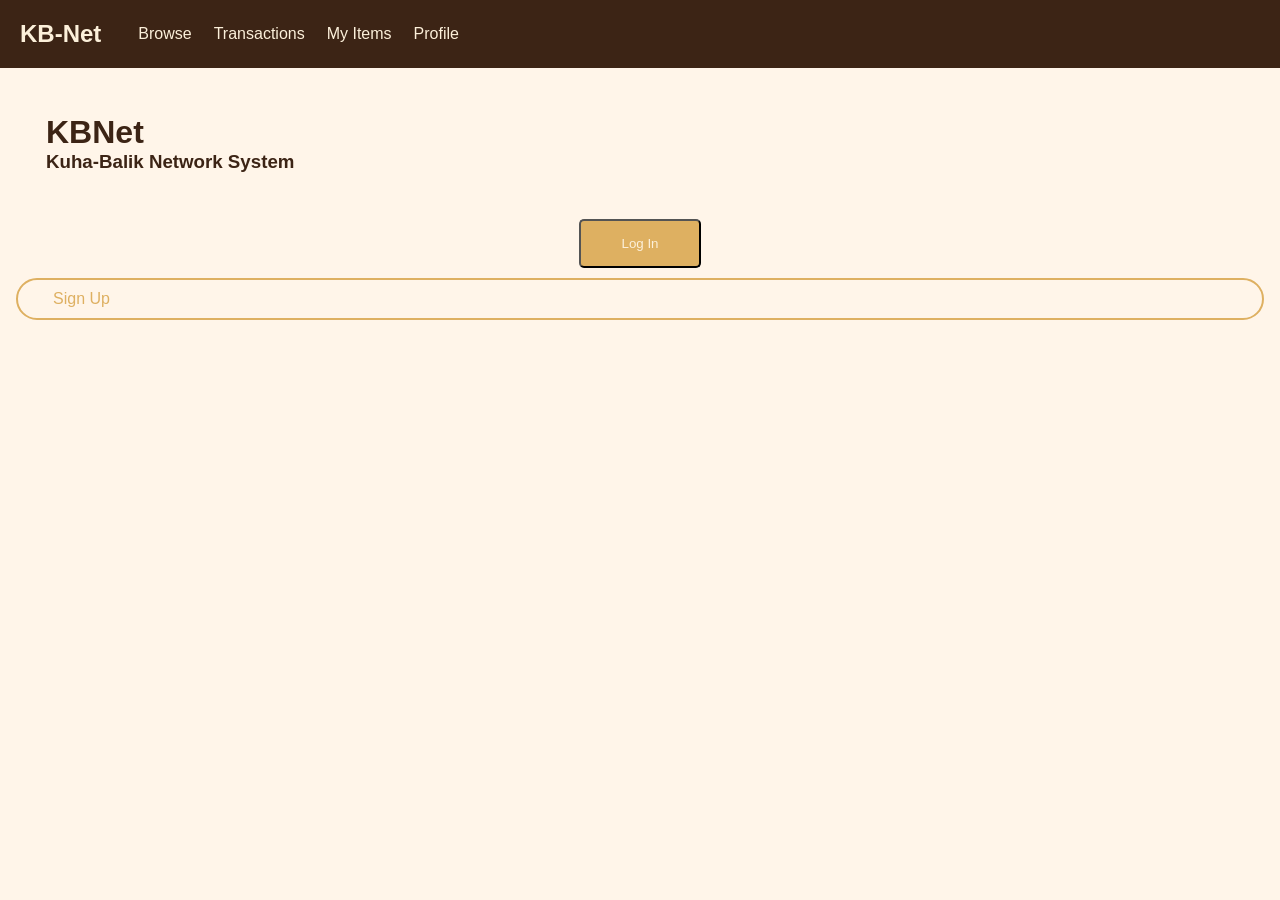
<file: index.html>
<!DOCTYPE html>
<html lang="en">
    <head>
        <meta charset="UTF-8">
        <meta name="viewport" content="width=device-width, initial-scale=1.0">
        
        <link rel="stylesheet" href="./stylings/main.css">
        
        <title>KB-net | Home</title>
    </head>
    <body>
        <header>
            
        </header>

        <main>
            <div id="welcome-texts">
                <h1>KBNet</h1>
                <h3>Kuha-Balik Network System</h3>
            </div>

            <div id="log-in-sign-up-div">
                <form>
                    <button type="submit">Log In</button>
                </form>
                <a id="a-sign-up">Sign Up</a>
            </div>
        </main>
        
        <script type="module" src="./scripts/main.js"></script>
    </body>
</html>
</file>
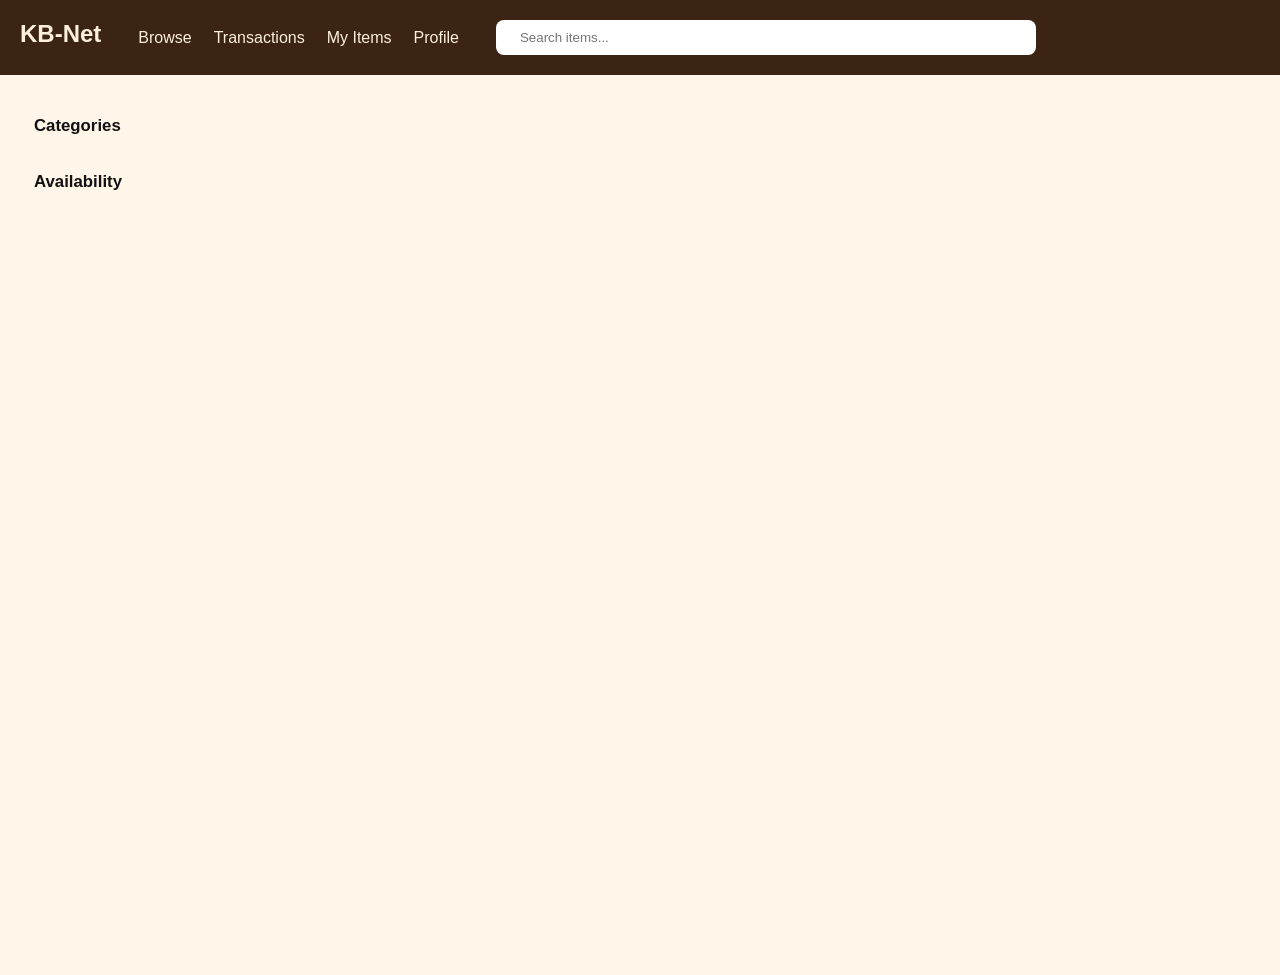
<file: pages/browse.html>
<!-- FILENAME: browse.html -->

<!DOCTYPE html>
<html lang="en">
    <head>
        <meta charset="UTF-8">
        <meta name="viewport" content="width=device-width, initial-scale=1.0">
        
        <link rel="stylesheet" href="../stylings/main.css">
        <link rel="stylesheet" href="../stylings/browse.css">
        <link rel="stylesheet" href="../stylings/modal.css">
        
        

        <title>KB-net | Browse</title>
    </head>
    <body>
        <header>

        </header>

        <main id="browse-layout">
            <aside id="filter-sidebar">
                <h3 class="filter-header">Categories</h3>
                <div id="filter-container" class="filter-containers">
                    <!-- filters injected by JS -->
                    
                </div>
                
                <h4 class="filter-header">Availability</h4>
                <div id="availability-filter-container" class="filter-containers">
                    <!-- filters injected by JS -->

                </div>
            </aside>

            <div id="item-grid">
                <!-- item grid injected by JS -->
            </div>
        </main>

        <div class = "modal-overlay hidden" id = "item-modal-overlay">
            <div class = "modal-card" id = "item-modal">
                <!-- modal content injected by JS -->
            </div>
        </div>
        
        <footer></footer>

        <script src="../scripts/main.js" type="module"></script>
    </body>
</html>
</file>
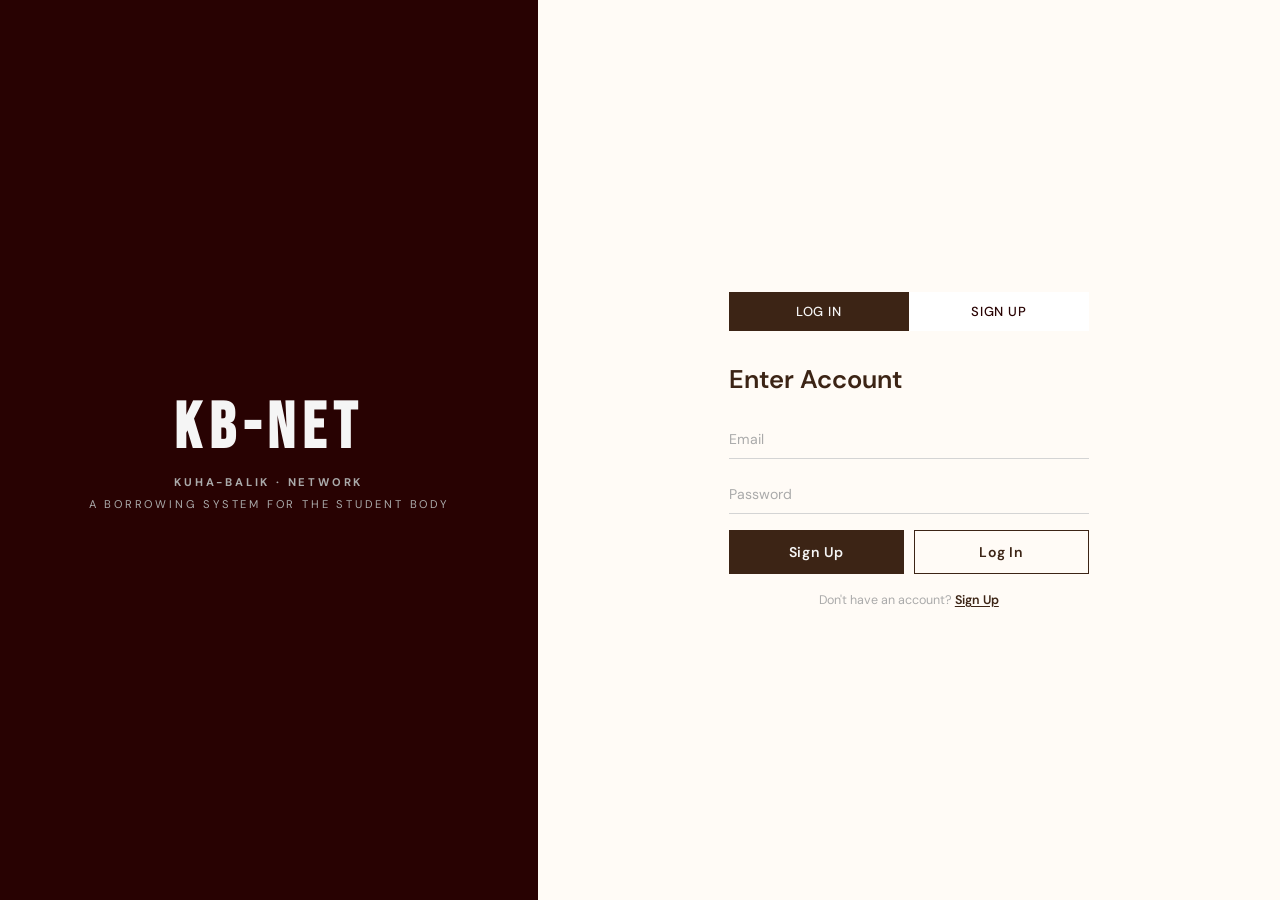
<file: pages/login_signup.html>
<!-- FILENAME: login_signup.html -->

<!DOCTYPE html>
<html lang="en">
<head>
  <meta charset="UTF-8" />
  <meta name="viewport" content="width=device-width, initial-scale=1.0"/>
  <title>KB-Net</title>
  <link href="https://fonts.googleapis.com/css2?family=Bebas+Neue&family=DM+Sans:ital,wght@0,300;0,400;0,500;0,600;1,300&display=swap" rel="stylesheet"/>
  <link rel="stylesheet" href="../stylings/login_signup.css" />
</head>
<body>

<div class="page">

  <!-- ── Brand Panel ── -->
  <div class="panel-brand">
    <div class="brand-logo">
      <h1>KB-Net</h1>
      <p><strong>Kuha-Balik · Network</strong></p>
      <p>A Borrowing System for the Student Body</p>
    </div>
    <div class="brand-deco" aria-hidden="true"></div>
  </div>

  <!-- ── Form Panel ── -->
  <div class="panel-form">

    <!-- Tab switcher -->
    <div class="tab-bar">
      <button class="tab active" id="tab-login">Log In</button>
      <button class="tab"        id="tab-signup">Sign Up</button>
      <div class="tab-indicator" id="tab-indicator"></div>
    </div>

    <!-- LOGIN FORM -->
    <div class="form-card" id="form-login">
      <h2>Enter Account</h2>

      <div class="field">
        <input type="email"    id="login-email"    placeholder="Email"    autocomplete="email" />
      </div>
      <div class="field">
        <input type="password" id="login-password" placeholder="Password" autocomplete="current-password" />
      </div>

      <p id="login-msg" class="form-msg" aria-live="polite"></p>

      <div class="btn-row">
        <button class="btn-signup" data-switch="signup">Sign Up</button>
        <button class="btn-login"  id="btn-login">Log In</button>
      </div>

      <p class="switch">Don't have an account? <button class="link-btn" data-switch="signup">Sign Up</button></p>
    </div>

    <!-- SIGNUP FORM -->
    <div class="form-card hidden" id="form-signup">
      <h2>Create an Account</h2>

      <div class="field-row">
        <div class="field"><input type="text"  id="signup-first"    placeholder="First Name" autocomplete="given-name" /></div>
        <div class="field"><input type="text"  id="signup-last"     placeholder="Last Name"  autocomplete="family-name" /></div>
      </div>

      <div class="field">
        <input type="text"     id="signup-sid"      placeholder="Student ID (e.g. 202412345)" />
      </div>
      <div class="field">
        <input type="email"    id="signup-email"    placeholder="Email"                   autocomplete="email" />
      </div>
      <div class="field">
        <input type="password" id="signup-password" placeholder="Enter Password" autocomplete="new-password" />
      </div>

      <p id="signup-msg" class="form-msg" aria-live="polite"></p>

      <button class="btn-primary" id="btn-signup">Sign Up</button>
      <p class="switch">Already have an account? <button class="link-btn" data-switch="login">Log In</button></p>
    </div>

  </div>
</div>

<script src="../scripts/login_signup.js"></script>
</body>
</html>
</file>
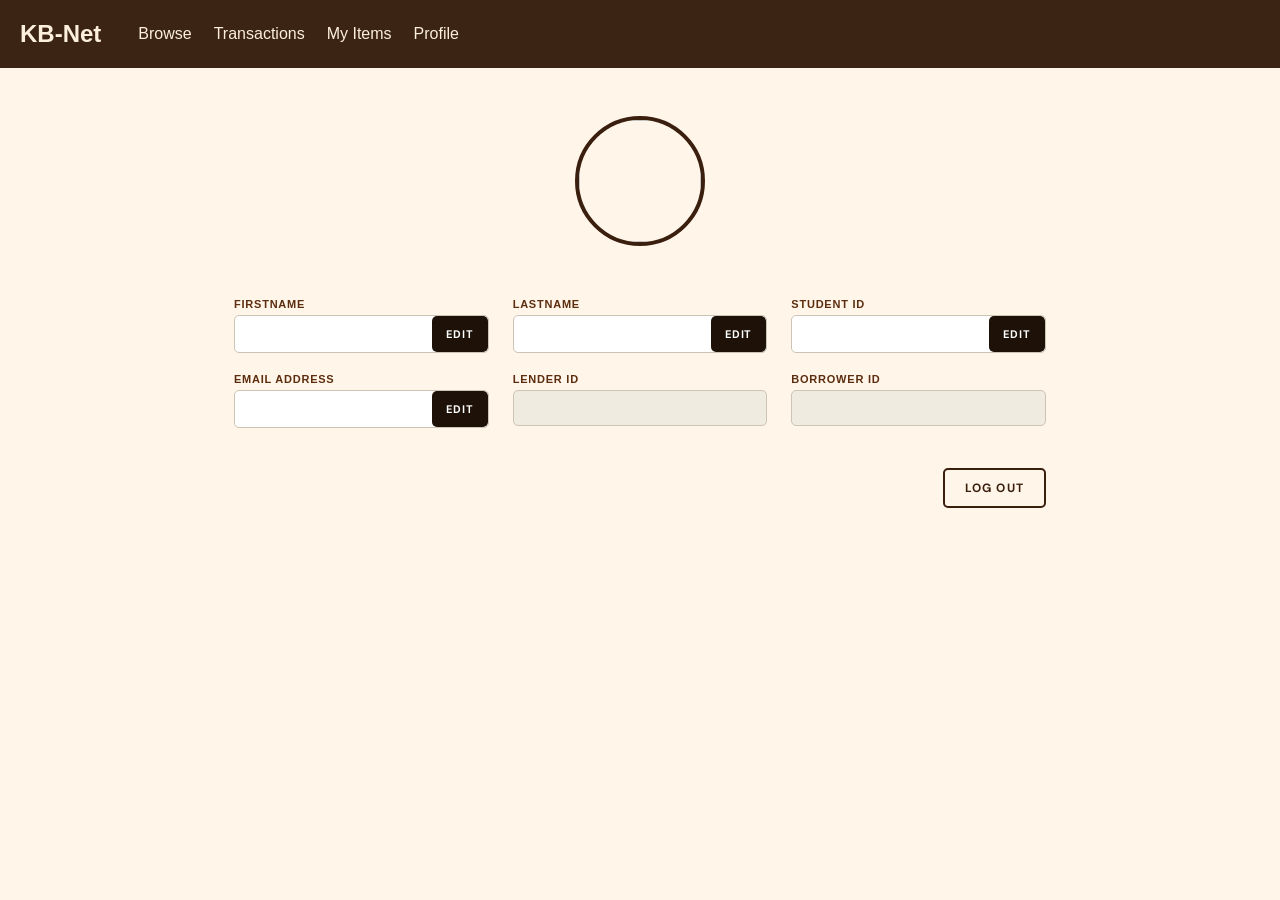
<file: pages/profile.html>
<!-- FILENAME: pages/profile.html -->

<!DOCTYPE html>
<html lang="en">
    <head>
        <meta charset="UTF-8">
        <meta name="viewport" content="width=device-width, initial-scale=1.0">

        <link rel="stylesheet" href="../stylings/main.css">
        <link rel="stylesheet" href="../stylings/profile.css">

        <title>KB-Net | Profile</title>
    </head>
    <body>
        <header id="profile-header">
        </header>

        <!-- Main profile content -->
        <main id="profile-main">

            <!-- Profile Photo -->
            <div class="profile-photo-wrapper">
                <div class="profile-photo-container">
                    <img id="profile-photo" class="profile-photo">
                </div>
            </div>

            <!-- Fields Grid -->
            <div class="profile-fields-grid">

                <!-- Row 1 -->
                <div class="field-group">
                    <label for="firstname-input">FirstName</label>
                    <div class="editable-field">
                        <input type="text" id="firstname-input" class="editable-input" value="" disabled>
                        <button class="edit-btn" data-field="firstname">EDIT</button>
                    </div>
                </div>

                <div class="field-group">
                    <label for="lastname-input">LastName</label>
                    <div class="editable-field">
                        <input type="text" id="lastname-input" class="editable-input" value="" disabled>
                        <button class="edit-btn" data-field="lastname">EDIT</button>
                    </div>
                </div>

                <div class="field-group">
                    <label for="studentid-input">Student ID</label>
                    <div class="editable-field">
                        <input type="text" id="studentid-input" class="editable-input" value="" disabled>
                        <button class="edit-btn" data-field="studentid">EDIT</button>
                    </div>
                </div>

                <!-- Row 2 -->
                <div class="field-group">
                    <label for="email-input">Email Address</label>
                    <div class="editable-field">
                        <input type="email" id="email-input" class="editable-input" value="" disabled>
                        <button class="edit-btn" data-field="email">EDIT</button>
                    </div>
                </div>

                <div class="field-group">
                    <label for="lenderid-display">Lender ID</label>
                    <div class="editable-field readonly-field">
                        <input type="text" id="lenderid-display" class="editable-input" value="" disabled readonly>
                    </div>
                </div>

                <div class="field-group">
                    <label for="borrowerid-display">Borrower ID</label>
                    <div class="editable-field readonly-field">
                        <input type="text" id="borrowerid-display" class="editable-input" value="" disabled readonly>
                    </div>
                </div>

            </div>

            <!-- Save / Cancel (hidden until editing) -->
            <div class="profile-action-row">
                <button id="save-changes-btn" class="save-btn" style="display: none;">Save Changes</button>
                <button id="cancel-changes-btn" class="cancel-btn" style="display: none;">Cancel</button>
                <button id="logout-btn" class="logout-btn">LOG OUT</button>
            </div>

        </main>

        <footer></footer>

        <script src="../scripts/main.js" type="module"></script>
    </body>
</html>
</file>
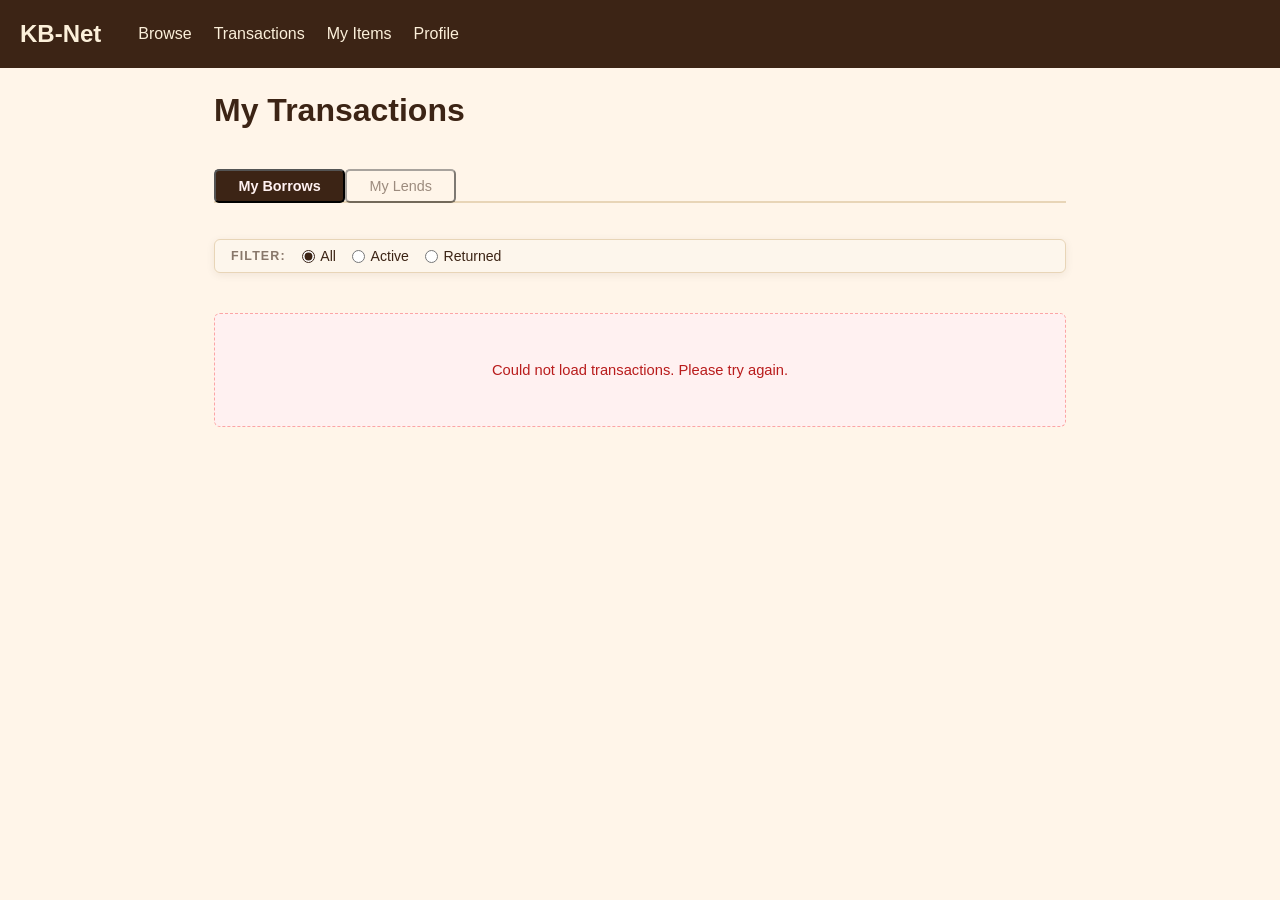
<file: pages/transaction.html>
<!DOCTYPE html>
<html lang="en">
<head>
    <meta charset="UTF-8">
    <meta name="viewport" content="width=device-width, initial-scale=1.0">

    <link rel="stylesheet" href="../stylings/main.css">
    <link rel="stylesheet" href="../stylings/transaction.css">

    <title>KB-net | Transactions</title>
</head>
<body>
    <header></header>

    <main class="tx-page">
        <!-- PAGE HEADER -->
        <div class="tx-page-header">
            <h1>My Transactions</h1>
        </div>
    
        <div class="tx-tabs">
            <button class="tx-tab active" id="tab-borrow">
                My Borrows
            </button>
            <button class="tx-tab" id="tab-lend">
                My Lends
            </button>
        </div>

        <!-- FILTER BAR FOR BORROWER VIEW -->
        <div class="tx-filter-bar" id="tx-filter-bar">
            <span class="tx-filter-label">Filter:</span>
            
            <label class="tx-filter-option">
                <input type="radio" name="tx-filter" value="" checked>
                All
            </label>

            <label class="tx-filter-option">
                <input type="radio" name="tx-filter" value="active">
                Active
            </label>

            <label class="tx-filter-option">
                <input type="radio" name="tx-filter" value="returned">
                Returned
            </label>
        </div>

        <!-- TX CARD CONTAINER -->
        <div class="tx-container" id="transaction-container"></div>
    </main>

    <script type="module" src="../scripts/main.js"></script>
</body>
</html>
</file>
<file: stylings/main.css>
@import "./variables.css";
@import "./nav-bar.css";




*, html, body {
    margin: 0;
    padding: 0;
    box-sizing: border-box;
    font-family: "Inter", sans-serif;
}

body {
    background: var(--COLOR-BACKGROUND);
    display: flex;
    flex-direction: column;
    min-width: 100vh;
}


/* mobile layout */
main {
    display: flex;
    flex-direction: column;
    width: 100%;
    padding: 16px;
    gap: 16px;
}

main h1, main h3, main h4, main p, main a {
    color: var(--COLOR-TEXT);
    font-family: 'DM Sans', sans-serif;

}

#welcome-texts {
    padding: 30px;
}

#log-in-sign-up-div {
    display: flex;
    flex-direction: column;
    gap: 10px;
}

#log-in-sign-up-div form {
    display: flex;
    justify-content: center;
    width: 100%;
}

button {
    background-color: var(--COLOR-ACCENT);
    color: var(--COLOR-TEXT-NAVBAR);
    padding: 15px 40px;
    border-radius: 5px;
    transition: 0.25s ease;
}


button:hover {
    cursor: pointer;
    color: var(--COLOR-TEXT);
    transform: scale(1.1);
}

#a-sign-up {
    color: var(--COLOR-ACCENT);
    padding: 10px 35px;
    border: 2px solid var(--COLOR-ACCENT);
    border-radius: 40px;
}

.hidden {
    display: none;
}
</file>
<file: stylings/browse.css>
/* FILENAME: stylings/browse.css */

@import "./variables.css";
@import "./item-grid.css";
@import "./sidebar.css";

/* ── Layout ── */
#browse-layout {
    display: flex;
    flex-direction: row;
    align-items: flex-start;
    width: 100%;
    min-height: 100vh;
    box-sizing: border-box;
}

#item-grid {
    padding: 20px;
}

/* ── Desktop layout ── */
@media (min-width: 768px) {
    #browse-layout {
        display: grid;
        grid-template-columns: 200px 1fr;
        align-items: start;
        gap: 16px;
        padding: 16px 24px;
    }
}
</file>
<file: stylings/modal.css>
/* FILENAME: modal.css */

@import "./variables.css";

/* Overlay — full screen backdrop */
.modal-overlay {
    position: fixed;
    inset: 0;
    background: rgba(60, 36, 21, 0.55);
    z-index: 100;
    display: flex;
    align-items: center;
    justify-content: center;
    padding: 1rem;
    box-sizing: border-box;
}

.modal-overlay.hidden {
    display: none;
}

/* Modal card */
.modal-card {
    background: var(--COLOR-BACKGROUND);
    border: 2px solid var(--COLOR-TEXT);
    width: 100%;
    max-width: 560px;
    max-height: 90vh;
    overflow-y: auto;
    padding: 1.5rem;
    box-sizing: border-box;
    position: relative;
    display: grid;
    grid-template-columns: 160px 1fr;
    gap: 1.25rem;
}

/* Close button */
.modal-close-btn {
    position: absolute;
    top: 0.75rem;
    right: 0.75rem;
    background: none;
    border: none;
    font-size: 1rem;
    cursor: pointer;
    color: var(--COLOR-TEXT);
    opacity: 0.5;
    transition: opacity 0.15s;
    line-height: 1;
}

.modal-close-btn:hover {
    opacity: 1;
}

/* Image */
.modal-image-wrap {
    width: 160px;
    height: 160px;
    border: 1px solid var(--COLOR-TEXT);
    overflow: hidden;
    background: wheat;
}

.modal-image-wrap img {
    width: 100%;
    height: 100%;
    object-fit: cover;
}

/* Info section */
.modal-info {
    display: flex;
    flex-direction: column;
    gap: 0.3rem;
}

.modal-category {
    font-size: 0.75rem;
    text-transform: uppercase;
    letter-spacing: 0.06em;
    opacity: 0.5;
    margin: 0;
}

.modal-info h2 {
    font-size: 1.1rem;
    font-weight: 700;
    margin: 0;
    color: var(--COLOR-TEXT);
}

.modal-description {
    font-size: 0.85rem;
    opacity: 0.7;
    margin: 0;
    color: var(--COLOR-TEXT);
}

.modal-lender {
    font-size: 0.82rem;
    opacity: 0.55;
    margin: 0;
    color: var(--COLOR-TEXT);
}

.modal-price {
    font-size: 0.95rem;
    font-weight: 600;
    color: var(--COLOR-ACCENT);
    margin: 0.25rem 0;
}

/* Form */
.modal-form {
    display: flex;
    flex-direction: column;
    gap: 0.5rem;
    margin-top: 0.5rem;
}

.modal-label {
    display: flex;
    flex-direction: column;
    gap: 0.2rem;
    font-size: 0.8rem;
    font-weight: 600;
    text-transform: uppercase;
    letter-spacing: 0.04em;
    color: var(--COLOR-TEXT);
}

.modal-form input[type="datetime-local"] {
    font-family: inherit;
    font-size: 0.88rem;
    padding: 0.4rem 0.6rem;
    border: 2px solid var(--COLOR-TEXT);
    background: var(--COLOR-BACKGROUND);
    color: var(--COLOR-TEXT);
    box-sizing: border-box;
    width: 100%;
}

.modal-form input:focus {
    outline: none;
    border-color: var(--COLOR-ACCENT);
}

.modal-total {
    font-size: 0.9rem;
    color: var(--COLOR-TEXT);
    margin: 0.25rem 0 0;
}

/* Confirm button */
.modal-confirm-btn {
    padding: 0.5rem 1.25rem;
    font-family: inherit;
    font-size: 0.9rem;
    font-weight: 700;
    background: var(--COLOR-BACKGROUND-NAVBAR);
    color: var(--COLOR-TEXT-NAVBAR);
    border: 2px solid var(--COLOR-TEXT);
    cursor: pointer;
    text-transform: uppercase;
    letter-spacing: 0.05em;
    align-self: flex-start;
    transition: background 0.15s, transform 0.1s;
}

.modal-confirm-btn:hover {
    background: var(--COLOR-ACCENT);
    color: #fff;
}

.modal-confirm-btn:active {
    transform: scale(0.97);
}

.modal-confirm-btn:disabled {
    opacity: 0.5;
    cursor: not-allowed;
    transform: none;
}

/* Disabled borrow button on item cards */
.borrow-btn:disabled {
    opacity: 0.4;
    cursor: not-allowed;
    background: #ccc;
    border-color: #aaa;
    color: #666;
}

/* Error, loading states */
.modal-error {
    font-size: 0.85rem;
    color: #b91c1c;
    margin: 0;
}

.modal-error.hidden {
    display: none;
}

.modal-loading {
    text-align: center;
    padding: 2rem;
    opacity: 0.5;
    grid-column: 1 / -1;
}

/* Responsive */
@media (max-width: 520px) {
    .modal-card {
        grid-template-columns: 1fr;
    }

    .modal-image-wrap {
        width: 100%;
        height: 180px;
    }
}
</file>
<file: stylings/login_signup.css>
/* KB-Net | styles.css */

* { box-sizing: border-box; margin: 0; padding: 0; }

body {
  font-family: 'DM Sans', sans-serif;
  background: #fafafa;
  color: #3c2415;
  height: 100vh;
  display: flex;
}

/* Layout */
.page { display: flex; height: 100vh; width: 100%; }

/* Brand Panel */
.panel-brand {
  width: 42%;
  background: #280202;
  display: flex;
  align-items: center;
  justify-content: center;
  flex-shrink: 0;
}

.brand-logo { text-align: center; }

.brand-logo h1 {
  font-family: 'Bebas Neue', sans-serif;
  font-size: 4rem;
  color: #f5f5f5;
  letter-spacing: 0.12em;
}

.brand-logo p {
  font-size: 0.7rem;
  color: #aaa;
  letter-spacing: 0.25em;
  text-transform: uppercase;
  margin-top: 8px;
}

/* Form Panel */
.panel-form {
  flex: 1;
  display: flex;
  flex-direction: column;
  align-items: center;
  justify-content: center;
  padding: 48px;
  overflow-y: auto;
  background: #fffbf6;
}

/* Tab Bar */
.tab-bar {
  position: relative;
  display: flex;
  width: 100%;
  max-width: 360px;
  background: #ffffff;
  margin-bottom: 32px;
  overflow: hidden;
}

.tab {
  flex: 1;
  padding: 11px 0;
  background: transparent;
  border: none;
  font-family: 'DM Sans', sans-serif;
  font-size: 0.82rem;
  font-weight: 500;
  letter-spacing: 0.06em;
  text-transform: uppercase;
  color: #280202;
  cursor: pointer;
  position: relative;
  z-index: 1;
  transition: color 0.2s;
}

.tab.active { color: #f5f5f5; }

.tab-indicator {
  position: absolute;
  top: 0; left: 0;
  width: 50%; height: 100%;
  background: #3c2415;
  transition: transform 0.25s ease;
  z-index: 0;
}

/* Form */
.form-card { width: 100%; max-width: 360px; }
.form-card.hidden { display: none; }

.form-card h2 {
  font-size: 1.6rem;
  font-weight: 600;
  margin-bottom: 24px;
}

.field { margin-bottom: 16px; }

.field-row { display: flex; gap: 12px; margin-bottom: 16px; }
.field-row .field { flex: 1; margin-bottom: 0; }

.field input {
  width: 100%;
  padding: 10px 0;
  border: none;
  border-bottom: 1.5px solid #d4d4d4;
  background: transparent;
  font-family: 'DM Sans', sans-serif;
  font-size: 0.88rem;
  outline: none;
  transition: border-color 0.2s;
}

.field input::placeholder { color: #aaa; }
.field input:focus { border-bottom-color: #0a0a0a; }

.forgot {
  display: block;
  text-align: right;
  font-size: 0.73rem;
  color: #aaa;
  text-decoration: none;
  margin-bottom: 20px;
}
.forgot:hover { color: #3c2415; }

.btn-row { display: flex; gap: 10px; margin-top: 4px; }

.btn-signup, .btn-login, .btn-primary {
  flex: 1;
  padding: 12px;
  font-family: 'DM Sans', sans-serif;
  font-size: 0.88rem;
  font-weight: 600;
  letter-spacing: 0.04em;
  cursor: pointer;
  border: 1.5px solid #3c2415;
  transition: background 0.2s, color 0.2s;
}

.btn-signup, .btn-primary {
  background: #3c2415;
  color: #f5f5f5;
}
.btn-signup:hover, .btn-primary:hover { background: #3c2415; border-color: #3c2415; }

.btn-login {
  background: transparent;
  color: #3c2415;
}
.btn-login:hover { background: #3c2415; color: #f5f5f5; }

.btn-primary { width: 100%; border: none; flex: unset; }

.switch {
  margin-top: 18px;
  font-size: 0.78rem;
  color: #aaa;
  text-align: center;
}

.link-btn {
  background: none;
  border: none;
  padding: 0;
  font-family: 'DM Sans', sans-serif;
  font-size: inherit;
  font-weight: 600;
  color: #3c2415;
  cursor: pointer;
  text-decoration: underline;
  text-underline-offset: 2px;
}

.link-btn:hover { color: #555; }

@media (max-width: 640px) {
  .panel-brand { display: none; }
  .panel-form { padding: 32px 24px; }
}
</file>
<file: stylings/profile.css>
/* FILENAME: stylings/profile.css */

@import url('https://fonts.googleapis.com/css2?family=DM+Sans:wght@400;600;700&display=swap');

body {
    background: #fff5e9;
    font-family: 'DM Sans', sans-serif;
    color: #1e1208;
    margin: 0;
}

/* ── Main ── */
#profile-main {
    max-width: 860px;
    margin: 48px auto 80px;
    padding: 0 24px;
}

/* ── Profile photo ── */
.profile-photo-wrapper {
    display: flex;
    justify-content: center;
    margin-bottom: 36px;
}

.profile-photo-container {
    position: relative;
    display: inline-block;
}

.profile-photo {
    width: 130px;
    height: 130px;
    border-radius: 50%;
    object-fit: cover;
    border: 4px solid #3b1f0e;
    display: block;
}

.upload-photo-btn {
    position: absolute;
    bottom: 4px;
    margin-left: 120px;
    height: 10;
    border-radius: 0%;
    background: #1e1208;
    color: #fff;
    font-size: 10px;
    cursor: pointer;
    display: flex;
    align-items: center;
    justify-content: center;
    border: none;
    padding: 0 14px;
    font-family: 'DM Sans', sans-serif;
    font-size: 15px;
    font-weight: 700;
    min-height: 10px;
}

/* ── Fields grid ── */
.profile-fields-grid {
    display: grid;
    grid-template-columns: repeat(3, 1fr);
    gap: 20px 24px;
}

/* ── Field group ── */
.field-group {
    display: flex;
    flex-direction: column;
    gap: 5px;
}

.field-group label {
    font-size: 11px;
    font-weight: 700;
    text-transform: uppercase;
    letter-spacing: 0.07em;
    color: #5c2d0e;
}

/* ── Editable field row ── */
.editable-field {
    display: flex;
    align-items: center;
    border: 1.5px solid #ccc4b4;
    border-radius: 5px;
    background: #fff;
    overflow: hidden;
}

.editable-field.readonly-field {
    background: #f0ebe0;
}

/* ── Input ── */
.editable-input {
    flex: 1;
    border: none;
    outline: none;
    padding: 8px 10px;
    font-family: 'DM Sans', sans-serif;
    font-size: 14px;
    font-weight: 500;
    color: #1e1208;
    background: transparent;
    /* Fix: browsers dim disabled inputs — force full visibility */
    opacity: 1;
    -webkit-text-fill-color: #1e1208;
}

.editable-input:disabled {
    cursor: default;
    color: #1e1208;
    -webkit-text-fill-color: #1e1208;
    opacity: 1;
}

.editable-input[readonly]:disabled {
    color: #8a7060;
    -webkit-text-fill-color: #8a7060;
    opacity: 1;
    font-style: italic;
}

.editable-input:not(:disabled) {
    color: #3b1f0e;
    -webkit-text-fill-color: #3b1f0e;
}

/* ── Edit button ── */
.edit-btn {
    background: #1e1208;
    color: #fff;
    border: none;
    padding: 0 14px;
    height: 100%;
    font-family: 'DM Sans', sans-serif;
    font-size: 11px;
    font-weight: 700;
    letter-spacing: 0.08em;
    text-transform: uppercase;
    cursor: pointer;
    min-height: 36px;
}

.edit-btn:hover {
    background: #3b1f0e;
}

/* ── Action row ── */
.profile-action-row {
    display: flex;
    align-items: center;
    justify-content: flex-end;
    gap: 10px;
    margin-top: 24px;
}

.save-btn {
    background: #3b1f0e;
    color: #fff;
    border: none;
    padding: 10px 24px;
    font-family: 'DM Sans', sans-serif;
    font-size: 13px;
    font-weight: 600;
    border-radius: 5px;
    cursor: pointer;
}

.save-btn:hover { background: #5c2d0e; }
.save-btn:disabled { opacity: 0.5; cursor: not-allowed; }

.cancel-btn {
    background: transparent;
    color: #5c2d0e;
    border: 1.5px solid #ccc4b4;
    padding: 10px 20px;
    font-family: 'DM Sans', sans-serif;
    font-size: 13px;
    border-radius: 5px;
    cursor: pointer;
}

.cancel-btn:hover { border-color: #5c2d0e; }

.logout-btn {
    background: transparent;
    color: #3b1f0e;
    border: 2px solid #3b1f0e;
    padding: 10px 20px;
    font-family: 'DM Sans', sans-serif;
    font-size: 12px;
    font-weight: 700;
    letter-spacing: 0.1em;
    text-transform: uppercase;
    border-radius: 5px;
    cursor: pointer;
    margin-left: auto;
}

.logout-btn:hover {
    background: #3b1f0e;
    color: #fff;
}

.profile-action-row:has(.save-btn[style*="inline"]) .logout-btn {
    margin-left: 0;
}

/* ── Responsive ── */
@media (max-width: 720px) {
    .profile-fields-grid { grid-template-columns: 1fr 1fr; }
}

@media (max-width: 480px) {
    #profile-main { margin-top: 24px; padding: 0 16px; }
    .profile-fields-grid { grid-template-columns: 1fr; }
    .logout-btn { margin-left: 0; width: 100%; text-align: center; }
    .profile-action-row { flex-wrap: wrap; }
}
</file>
<file: stylings/transaction.css>
/* FILENAME: transaction.css */

@import "./variables.css";

/* ── Page Layout ── */
.tx-page {
    max-width: 900px;
    margin: 0 auto;
    padding: 24px;
    box-sizing: border-box;
    font-family: inherit;
    color: var(--COLOR-TEXT);
}

.tx-page-header {
    margin-bottom: 1.5rem;
}

.tx-page-sub {
    font-size: 0.9rem;
    color: var(--COLOR-TEXT);
    opacity: 0.6;
    margin: 0;
}

/* ── Tabs ── */
.tx-tabs {
    display: flex;
    gap: 0;
    margin-bottom: 1.25rem;
    border-bottom: 2px solid #e8d5b7;
}

.tx-tab {
    padding: 0.45rem 1.4rem;
    font-size: 0.9rem;
    font-weight: 500;
    background: transparent;
    cursor: pointer;
    color: var(--COLOR-TEXT);
    opacity: 0.5;
    margin-bottom: -2px;
    transition: opacity 0.2s;
}

.tx-tab:hover {
    opacity: 0.85;
}

.tx-tab-active,
.tx-tab.active {
    opacity: 1;
    font-weight: 700;
    background-color: #3c2415;
    color:#fff1f1;
}

/* ── Filter Bar ── */
.tx-filter-bar {
    display: flex;
    align-items: center;
    gap: 1rem;
    margin-bottom: 1.5rem;
    padding: 8px 16px;
    background: #fdf6ec;
    border: 1px solid #e8d5b7;
    border-radius: 6px;
    box-shadow: 0px 2px 8px rgba(60, 36, 21, 0.08);
    box-sizing: border-box;
    font-size: 0.9rem;
}

.hidden {
    display: none;
}

.tx-filter-label {
    font-weight: 700;
    font-size: 0.78rem;
    text-transform: uppercase;
    letter-spacing: 0.07rem;
    color: #3c2415;
    opacity: 0.6;
}

.tx-filter-option {
    display: flex;
    align-items: center;
    gap: 0.35rem;
    font-size: 0.88rem;
    cursor: pointer;
    color: var(--COLOR-TEXT);
}

.tx-filter-option input[type="radio"] {
    accent-color: #3c2415;
    cursor: pointer;
}

/* ── Card Container ── */
.tx-container {
    display: flex;
    flex-direction: column;
    gap: 1rem;
}

/* ── Transaction Card ── */
.transaction-card {
    display: flex;          /* flex instead of grid — image fixed, info grows */
    flex-direction: row;
    align-items: flex-start;
    gap: 1rem;
    padding: 1rem;
    background: #fff;
    border: 1px solid #ddd;
    border-radius: 6px;
    box-shadow: 0px 4px 12px rgba(60, 36, 21, 0.15);
    box-sizing: border-box;
    transition: box-shadow 0.18s, transform 0.15s;
}

.transaction-card:hover {
    box-shadow: 0px 6px 18px rgba(60, 36, 21, 0.25);
    transform: translateY(-1px);
}

/* ── Image ── */
.tx-image-wrap {
    width: 130px;
    height: 130px;
    min-width: 130px;       /* prevents flex from squishing it */
    overflow: hidden;
    background: #ffffff;
    border-radius: 4px;
    flex-shrink: 0;
    box-sizing: border-box;
}

.tx-image-wrap img {
    width: 100%;
    height: 100%;
    object-fit: cover;
    display: block;
}

/* ── Info Block ── */
.tx-info {
    display: flex;
    flex-direction: column;
    gap: 0.2rem;
    flex: 1;                /* takes remaining width */
    min-width: 0;           /* allows text-overflow to work */
}

.tx-info h3 {
    font-weight: 700;
    margin: 0 0 0.1rem;
    color: var(--COLOR-TEXT);
    white-space: nowrap;
    overflow: hidden;
    text-overflow: ellipsis;
}

.tx-info p {
    margin: 0;
    font-size: 0.85rem;
    color: var(--COLOR-TEXT);
}

.tx-category {
    font-size: 0.72rem;
    color: var(--COLOR-TEXT);
    opacity: 0.5;
    text-transform: uppercase;
    letter-spacing: 0.06em;
    margin: 0;
}

.tx-id {
    font-family: monospace;
    font-size: 0.76rem;
    color: var(--COLOR-TEXT);
    opacity: 0.4;
    margin: 0;
}

.tx-price {
    font-size: 0.9rem;
    font-weight: 600;
    color: #3c2415;
    margin: 0;
}

.tx-counterpart {
    font-size: 0.83rem;
    color: var(--COLOR-TEXT);
    opacity: 0.65;
    margin: 0.2rem 0 0;
}

/* ── Status Badge ── */
.tx-status-label {
    display: inline-block;
    font-size: 0.78rem;
    font-weight: 600;
    margin-top: 0.4rem;
    color: #fff;
    background: #d97706;
    border-radius: 20px;
    padding: 3px 12px;
    width: fit-content;
    text-transform: capitalize;
}

.tx-status-label.returned  { background: #1a7a3c; }
.tx-status-label.active    { background: #d97706; }
.tx-status-label.overdue   { background: #dc2626; }

/* ── Form Labels ── */
.tx-info-label {
    display: flex;
    flex-direction: column;
    gap: 0.2rem;
    font-size: 0.78rem;
    font-weight: 600;
    color: var(--COLOR-TEXT);
    margin-top: 0.4rem;
    text-transform: uppercase;
    letter-spacing: 0.04rem;
}

/* ── Form Inputs ── */
.tx-info input[type="datetime-local"],
.tx-info input[type="number"],
.tx-info textarea {
    font-family: inherit;
    font-size: 0.88rem;
    padding: 0.35rem 0.55rem;
    border: 1px solid #e8d5b7;
    border-radius: 4px;
    background: #fdf6ec;
    color: var(--COLOR-TEXT);
    box-sizing: border-box;
    width: 100%;
    transition: border-color 0.15s;
}

.tx-info input:focus,
.tx-info textarea:focus {
    outline: none;
    border-color: #3c2415;
    background: #fff;
}

.tx-info textarea {
    resize: vertical;
    min-height: 60px;
}

/* ── Returned Checkbox ── */
.tx-returned-label {
    flex-direction: row !important;
    align-items: center;
    gap: 0.5rem !important;
    text-transform: none !important;
    letter-spacing: 0 !important;
    font-size: 0.88rem !important;
    cursor: pointer;
}

.tx-returned-label input[type="checkbox"] {
    accent-color: #3c2415;
    width: 15px;
    height: 15px;
    cursor: pointer;
}

.tx-info small {
    font-size: 0.72rem;
    color: var(--COLOR-TEXT);
    opacity: 0.45;
    font-weight: 400;
    text-transform: none;
    letter-spacing: 0;
}

/* ── Save Button ── */
.tx-save-btn {
    margin-top: 0.65rem;
    padding: 0.35rem 1.1rem;
    font-family: inherit;
    font-size: 0.8rem;
    font-weight: 700;
    background: #3c2415;
    color: #fff;
    border: none;
    border-radius: 4px;
    cursor: pointer;
    align-self: flex-start;
    text-transform: uppercase;
    letter-spacing: 0.04em;
    transition: background 0.15s, transform 0.1s;
}

.tx-save-btn:hover {
    background: #2b1b03;
}

.tx-save-btn:active {
    transform: scale(0.95);
}

/* ── Empty / Error / Loading States ── */
.tx-empty,
.tx-error,
.tx-loading {
    text-align: center;
    padding: 3rem 1rem;
    font-size: 0.92rem;
    color: var(--COLOR-TEXT);
    opacity: 0.55;
    border: 1px dashed #e8d5b7;
    border-radius: 6px;
    background: #fdf6ec;
}

.tx-error {
    opacity: 1;
    color: #b91c1c;
    border-color: #fca5a5;
    background: #fff1f1;
}

/* ── Responsive ── */
@media (max-width: 520px) {
    .transaction-card {
        flex-direction: column;
    }

    .tx-image-wrap {
        width: 100%;
        height: 160px;
        min-width: unset;
    }

    .tx-filter-bar {
        flex-wrap: wrap;
        gap: 0.5rem;
    }
}

/* ── Overdue penalty line ── */
.tx-overdue-fee {
    font-size: 0.83rem;
    font-weight: 600;
    color: #dc2626;
    margin: 0.2rem 0 0;
}
</file>
